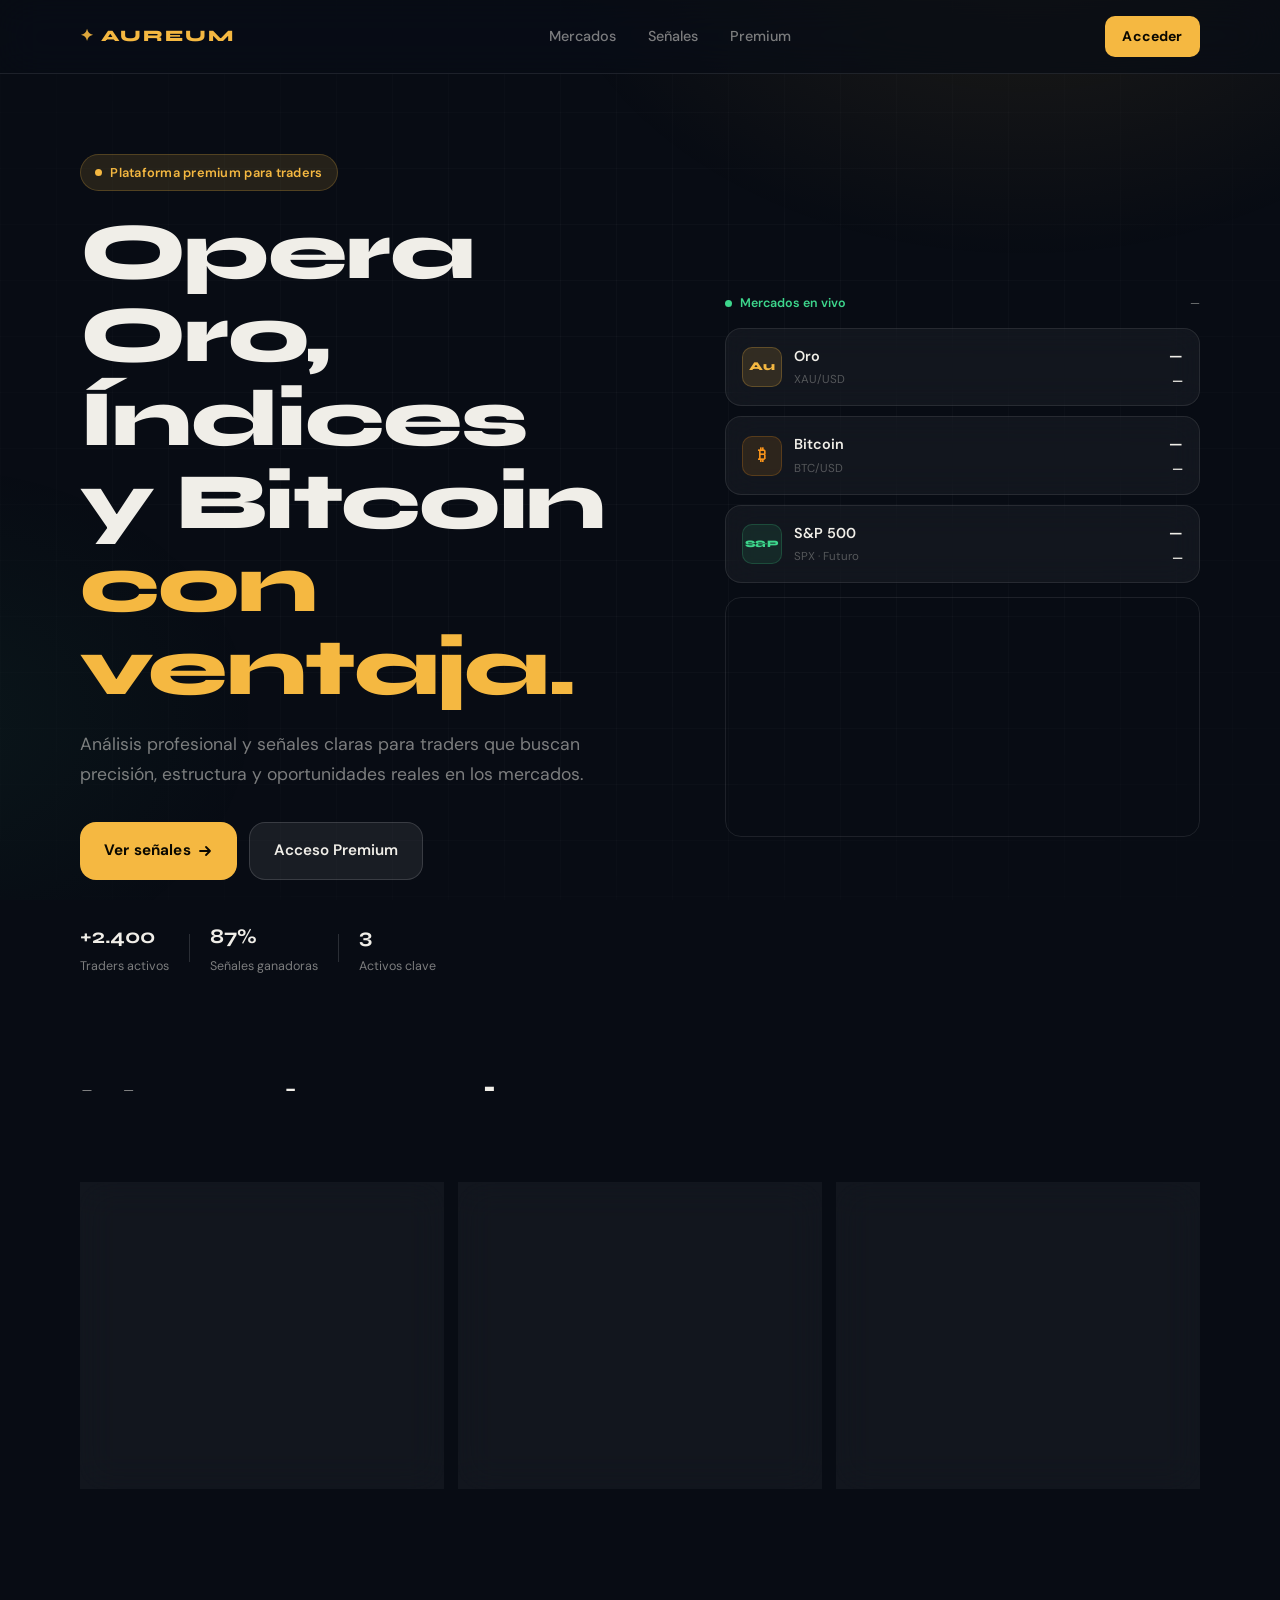
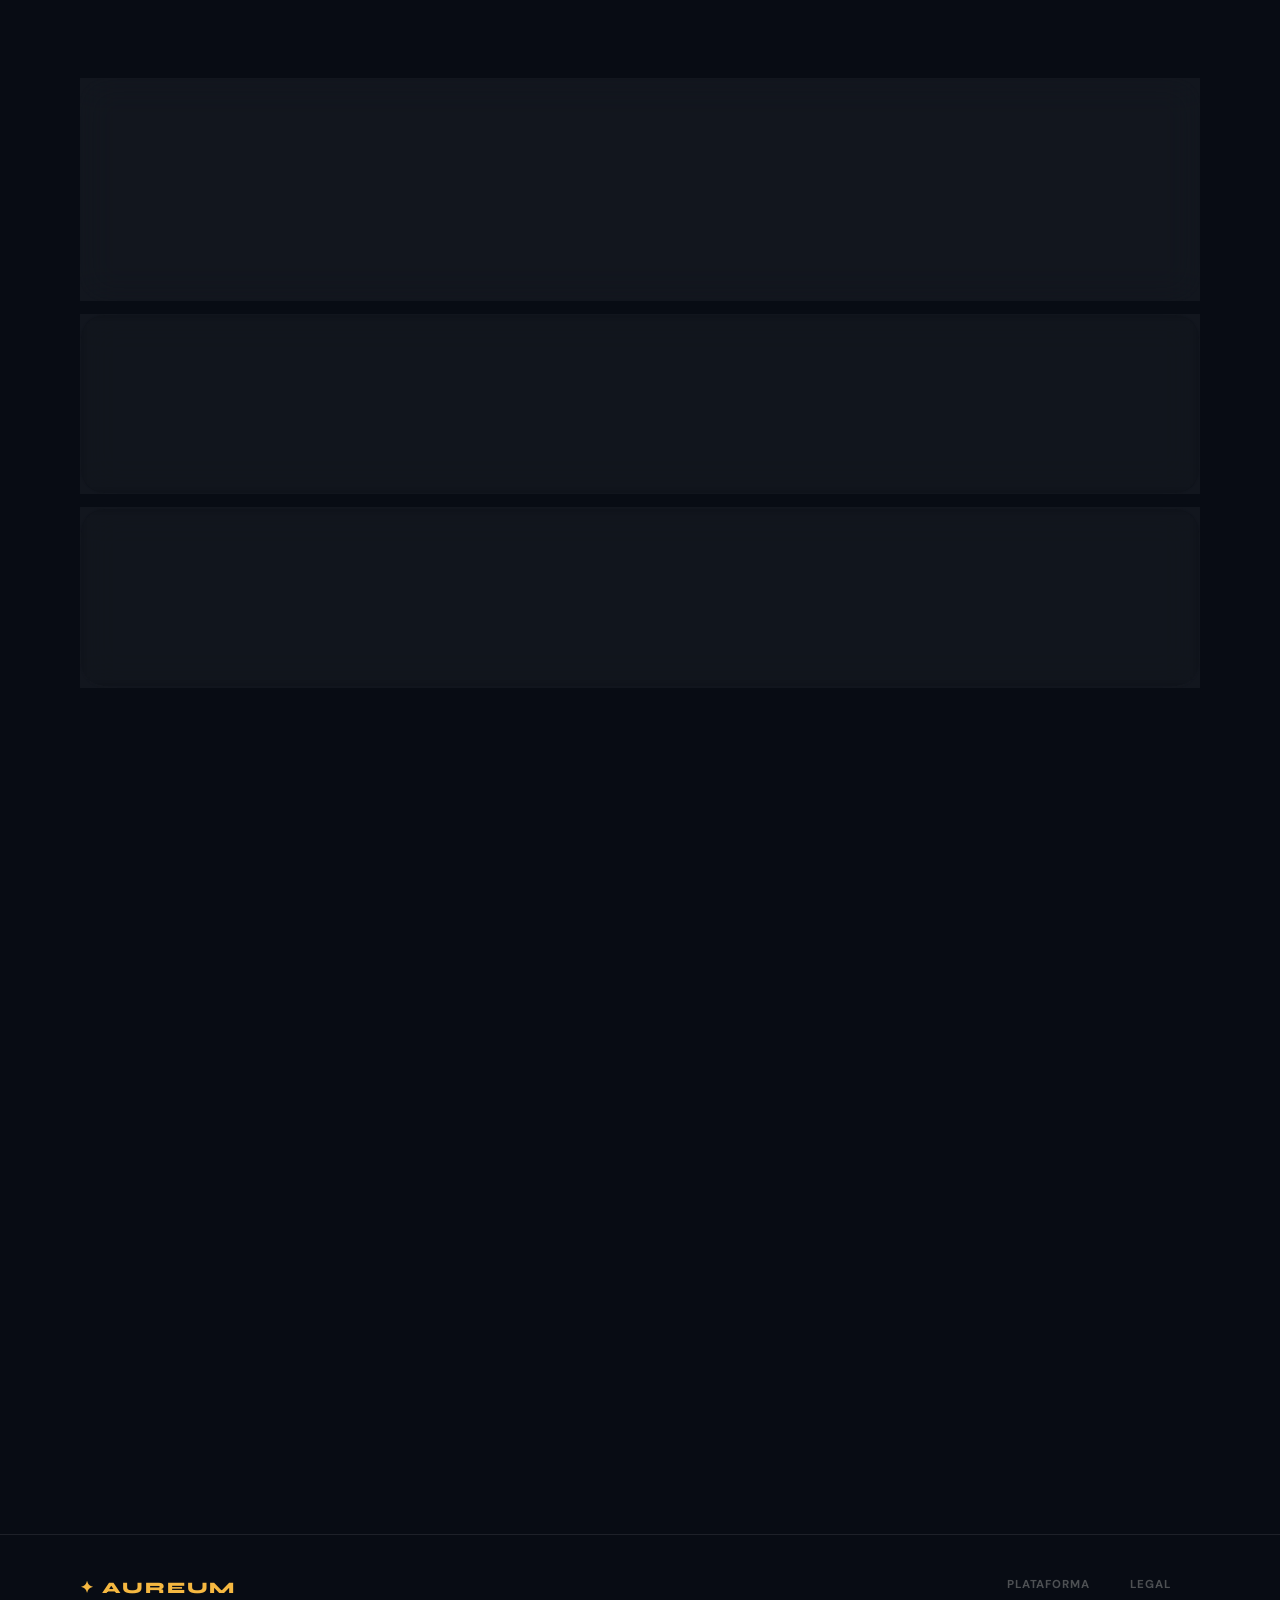
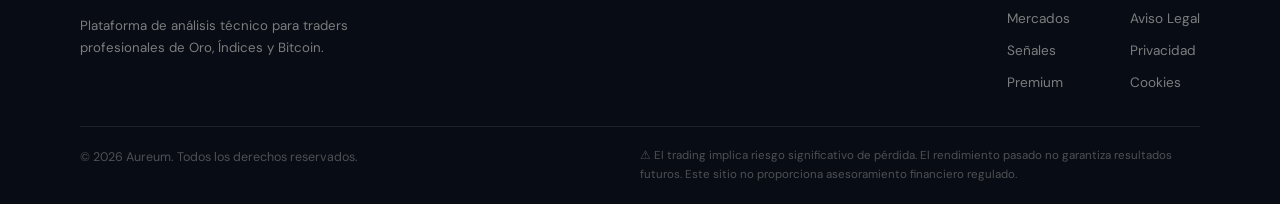
<file: index.html>
<!DOCTYPE html>
<html lang="es">
<head>
  <meta charset="UTF-8" />
  <meta name="viewport" content="width=device-width, initial-scale=1.0" />
  <meta name="description" content="Aureum — Análisis profesional y señales claras para traders de Oro, Índices y Bitcoin. Plataforma premium con datos en tiempo real." />
  <meta property="og:title" content="Aureum | Oro, Índices & Bitcoin" />
  <meta property="og:description" content="Opera con ventaja. Señales profesionales para traders de Oro, SP500 y BTC." />
  <meta property="og:type" content="website" />
  <meta name="twitter:card" content="summary_large_image" />
  <title>Aureum | Oro, Índices & Bitcoin</title>

  <!-- Favicon inline SVG -->
  <link rel="icon" href="data:image/svg+xml,<svg xmlns='http://www.w3.org/2000/svg' viewBox='0 0 32 32'><text y='26' font-size='28'>✦</text></svg>" />

  <!-- Fonts -->
  <link rel="preconnect" href="https://fonts.googleapis.com" />
  <link rel="preconnect" href="https://fonts.gstatic.com" crossorigin />
  <link href="https://fonts.googleapis.com/css2?family=Syne:wght@400;600;700;800&family=DM+Sans:wght@400;500&display=swap" rel="stylesheet" />

  <link rel="stylesheet" href="css/style.css" />
</head>
<body>

  <!-- ░░ BACKGROUND ░░ -->
  <div class="bg-mesh" aria-hidden="true"></div>
  <div class="bg-grid" aria-hidden="true"></div>

  <!-- ░░ NAVBAR ░░ -->
  <header class="header" role="banner">
    <nav class="navbar container" aria-label="Navegación principal">

      <a href="/" class="logo" aria-label="Aureum inicio">
        <span class="logo-star">✦</span> AUREUM
      </a>

      <ul class="nav-links" role="list">
        <li><a href="#mercados">Mercados</a></li>
        <li><a href="#senales">Señales</a></li>
        <li><a href="#premium">Premium</a></li>
      </ul>

      <a href="#premium" class="nav-btn">Acceder</a>

      <button class="menu-toggle" id="menu-toggle" aria-label="Abrir menú" aria-expanded="false" aria-controls="mobile-menu">
        <span></span>
        <span></span>
        <span></span>
      </button>

    </nav>
  </header>

  <!-- ░░ MOBILE MENU ░░ -->
  <div class="mobile-menu" id="mobile-menu" role="dialog" aria-label="Menú móvil" aria-hidden="true">
    <a href="#mercados" class="mobile-link">Mercados</a>
    <a href="#senales" class="mobile-link">Señales</a>
    <a href="#premium" class="mobile-link">Premium</a>
    <a href="#premium" class="mobile-cta">Acceder →</a>
  </div>

  <!-- ░░ HERO ░░ -->
  <main>
  <section class="hero container" aria-labelledby="hero-heading">

    <div class="hero-content">

      <span class="hero-badge" role="note">
        <span class="badge-dot" aria-hidden="true"></span>
        Plataforma premium para traders
      </span>

      <h1 id="hero-heading">
        Opera Oro, Índices<br />y Bitcoin
        <span class="hero-accent">con ventaja.</span>
      </h1>

      <p class="hero-desc">
        Análisis profesional y señales claras para traders que buscan
        precisión, estructura y oportunidades reales en los mercados.
      </p>

      <div class="hero-buttons">
        <a href="#senales" class="btn-primary">
          Ver señales
          <svg width="16" height="16" viewBox="0 0 16 16" fill="none" aria-hidden="true"><path d="M3 8h10M9 4l4 4-4 4" stroke="currentColor" stroke-width="1.8" stroke-linecap="round" stroke-linejoin="round"/></svg>
        </a>
        <a href="#premium" class="btn-secondary">Acceso Premium</a>
      </div>

      <!-- STATS STRIP -->
      <div class="hero-stats" aria-label="Estadísticas">
        <div class="stat">
          <span class="stat-num">+2.400</span>
          <span class="stat-label">Traders activos</span>
        </div>
        <div class="stat-divider" aria-hidden="true"></div>
        <div class="stat">
          <span class="stat-num">87%</span>
          <span class="stat-label">Señales ganadoras</span>
        </div>
        <div class="stat-divider" aria-hidden="true"></div>
        <div class="stat">
          <span class="stat-num">3</span>
          <span class="stat-label">Activos clave</span>
        </div>
      </div>

    </div>

    <!-- HERO DASHBOARD -->
    <div class="hero-dashboard" aria-label="Precios en vivo">

      <div class="dashboard-header">
        <span class="live-dot" aria-hidden="true"></span>
        <span class="live-label">Mercados en vivo</span>
        <span class="update-time" id="update-time">—</span>
      </div>

      <div class="ticker-card" id="card-gold">
        <div class="ticker-left">
          <span class="ticker-icon gold-icon" aria-hidden="true">Au</span>
          <div>
            <p class="ticker-name">Oro</p>
            <p class="ticker-pair">XAU/USD</p>
          </div>
        </div>
        <div class="ticker-right">
          <p class="ticker-price" id="price-gold">—</p>
          <p class="ticker-change" id="change-gold">—</p>
        </div>
      </div>

      <div class="ticker-card" id="card-btc">
        <div class="ticker-left">
          <span class="ticker-icon btc-icon" aria-hidden="true">₿</span>
          <div>
            <p class="ticker-name">Bitcoin</p>
            <p class="ticker-pair">BTC/USD</p>
          </div>
        </div>
        <div class="ticker-right">
          <p class="ticker-price" id="price-btc">—</p>
          <p class="ticker-change" id="change-btc">—</p>
        </div>
      </div>

      <div class="ticker-card" id="card-sp">
        <div class="ticker-left">
          <span class="ticker-icon sp-icon" aria-hidden="true">S&P</span>
          <div>
            <p class="ticker-name">S&P 500</p>
            <p class="ticker-pair">SPX · Futuro</p>
          </div>
        </div>
        <div class="ticker-right">
          <p class="ticker-price" id="price-sp">—</p>
          <p class="ticker-change" id="change-sp">—</p>
        </div>
      </div>

      <div class="chart-embed">
        <iframe
          src="https://s.tradingview.com/widgetembed/?frametools=0&symbol=OANDA%3AXAUUSD&interval=60&hidesidetoolbar=1&hidetoptoolbar=1&symboledit=0&saveimage=0&toolbarbg=000000&studies=[]&theme=dark&style=1&timezone=Europe%2FMadrid&locale=es&utm_source=aureum&utm_medium=widget"
          title="Gráfico XAU/USD en tiempo real"
          loading="lazy"
          allowtransparency="true"
          scrolling="no"
          aria-label="Gráfico de precio del Oro"
        ></iframe>
      </div>

    </div>

  </section>

  <!-- ░░ MARKET SECTION ░░ -->
  <section class="market-section container" id="mercados" aria-labelledby="market-heading">

    <div class="section-header">
      <div>
        <h2 id="market-heading">Mercados en vivo</h2>
        <p>Monitoreo rápido de activos clave con sesgo direccional.</p>
      </div>
    </div>

    <div class="market-grid">

      <article class="market-card market-gold" aria-label="Oro">
        <div class="market-card-top">
          <div class="market-asset">
            <span class="asset-icon gold-icon" aria-hidden="true">Au</span>
            <div>
              <h3>Oro</h3>
              <p class="asset-pair">XAU/USD</p>
            </div>
          </div>
          <span class="market-badge badge-lateral">Lateral</span>
        </div>
        <div class="mcard-price-row">
          <span class="mcard-price" id="mcard-price-gold">—</span>
          <span class="mcard-change" id="mcard-change-gold">—</span>
        </div>
        <p class="market-desc">Tendencia lateral con presión alcista sobre zona 2.320. Vigilar reacción en resistencia 2.380.</p>
        <div class="market-levels">
          <div class="level">
            <span class="level-label">Soporte</span>
            <span class="level-val">2.310</span>
          </div>
          <div class="level">
            <span class="level-label">Resistencia</span>
            <span class="level-val">2.380</span>
          </div>
        </div>
      </article>

      <article class="market-card market-sp" aria-label="SP500">
        <div class="market-card-top">
          <div class="market-asset">
            <span class="asset-icon sp-icon" aria-hidden="true">S&P</span>
            <div>
              <h3>S&P 500</h3>
              <p class="asset-pair">SPX · CFD</p>
            </div>
          </div>
          <span class="market-badge badge-bull">Alcista</span>
        </div>
        <div class="mcard-price-row">
          <span class="mcard-price" id="mcard-price-sp">—</span>
          <span class="mcard-change" id="mcard-change-sp">—</span>
        </div>
        <p class="market-desc">Continuación bullish intradía. Momentum positivo tras rotura de máximos de sesión europea.</p>
        <div class="market-levels">
          <div class="level">
            <span class="level-label">Soporte</span>
            <span class="level-val">5.260</span>
          </div>
          <div class="level">
            <span class="level-label">Resistencia</span>
            <span class="level-val">5.340</span>
          </div>
        </div>
      </article>

      <article class="market-card market-btc" aria-label="Bitcoin">
        <div class="market-card-top">
          <div class="market-asset">
            <span class="asset-icon btc-icon" aria-hidden="true">₿</span>
            <div>
              <h3>Bitcoin</h3>
              <p class="asset-pair">BTC/USD</p>
            </div>
          </div>
          <span class="market-badge badge-bull">Breakout</span>
        </div>
        <div class="mcard-price-row">
          <span class="mcard-price" id="mcard-price-btc">—</span>
          <span class="mcard-change" id="mcard-change-btc">—</span>
        </div>
        <p class="market-desc">Volatilidad alta y breakout sobre 68.000. Confirmación con volumen. Objetivo siguiente zona 72.000.</p>
        <div class="market-levels">
          <div class="level">
            <span class="level-label">Soporte</span>
            <span class="level-val">65.400</span>
          </div>
          <div class="level">
            <span class="level-label">Resistencia</span>
            <span class="level-val">72.000</span>
          </div>
        </div>
      </article>

    </div>

  </section>

  <!-- ░░ SEÑALES SECTION ░░ -->
  <section class="signals-section container" id="senales" aria-labelledby="signals-heading">

    <div class="section-header">
      <div>
        <h2 id="signals-heading">Señales recientes</h2>
        <p>Última semana · Actualizadas por nuestros analistas.</p>
      </div>
      <a href="#premium" class="btn-ghost">Ver todas →</a>
    </div>

    <div class="signals-list" role="list">

      <article class="signal-card" role="listitem" aria-label="Señal Oro largo">
        <div class="signal-header">
          <div class="signal-asset">
            <span class="asset-icon gold-icon sm" aria-hidden="true">Au</span>
            <div>
              <p class="signal-name">Oro · XAU/USD</p>
              <p class="signal-time">Hoy · 09:45 CET</p>
            </div>
          </div>
          <span class="signal-dir long">LONG</span>
        </div>
        <div class="signal-levels">
          <div class="slevel">
            <span>Entrada</span>
            <strong>2.318 – 2.324</strong>
          </div>
          <div class="slevel">
            <span>Stop</span>
            <strong class="stop">2.299</strong>
          </div>
          <div class="slevel">
            <span>Target</span>
            <strong class="target">2.368</strong>
          </div>
        </div>
        <div class="signal-footer">
          <span class="signal-rr">RR 1:2.6</span>
          <span class="signal-status active">Activa</span>
        </div>
      </article>

      <article class="signal-card blur-card" role="listitem" aria-label="Señal premium">
        <div class="blur-overlay">
          <svg width="20" height="20" viewBox="0 0 24 24" fill="none" aria-hidden="true"><path d="M12 2a4 4 0 0 1 4 4v2H8V6a4 4 0 0 1 4-4zm6 6H6a1 1 0 0 0-1 1v9a1 1 0 0 0 1 1h12a1 1 0 0 0 1-1V9a1 1 0 0 0-1-1zm-6 4a1 1 0 1 1 0 2 1 1 0 0 1 0-2z" fill="currentColor"/></svg>
          <span>Contenido Premium</span>
          <a href="#premium" class="blur-cta">Desbloquear →</a>
        </div>
        <div class="signal-header" aria-hidden="true">
          <div class="signal-asset">
            <span class="asset-icon btc-icon sm">₿</span>
            <div>
              <p class="signal-name">Bitcoin · BTC/USD</p>
              <p class="signal-time">Ayer · 15:20 CET</p>
            </div>
          </div>
          <span class="signal-dir long">LONG</span>
        </div>
        <div class="signal-levels" aria-hidden="true">
          <div class="slevel"><span>Entrada</span><strong>██.███</strong></div>
          <div class="slevel"><span>Stop</span><strong class="stop">██.███</strong></div>
          <div class="slevel"><span>Target</span><strong class="target">██.███</strong></div>
        </div>
      </article>

      <article class="signal-card blur-card" role="listitem" aria-label="Señal premium">
        <div class="blur-overlay">
          <svg width="20" height="20" viewBox="0 0 24 24" fill="none" aria-hidden="true"><path d="M12 2a4 4 0 0 1 4 4v2H8V6a4 4 0 0 1 4-4zm6 6H6a1 1 0 0 0-1 1v9a1 1 0 0 0 1 1h12a1 1 0 0 0 1-1V9a1 1 0 0 0-1-1zm-6 4a1 1 0 1 1 0 2 1 1 0 0 1 0-2z" fill="currentColor"/></svg>
          <span>Contenido Premium</span>
          <a href="#premium" class="blur-cta">Desbloquear →</a>
        </div>
        <div class="signal-header" aria-hidden="true">
          <div class="signal-asset">
            <span class="asset-icon sp-icon sm">S&P</span>
            <div>
              <p class="signal-name">S&P 500 · SPX</p>
              <p class="signal-time">Hace 2 días</p>
            </div>
          </div>
          <span class="signal-dir short">SHORT</span>
        </div>
        <div class="signal-levels" aria-hidden="true">
          <div class="slevel"><span>Entrada</span><strong>█.███</strong></div>
          <div class="slevel"><span>Stop</span><strong class="stop">█.███</strong></div>
          <div class="slevel"><span>Target</span><strong class="target">█.███</strong></div>
        </div>
      </article>

    </div>

  </section>

  <!-- ░░ PREMIUM SECTION ░░ -->
  <section class="premium-section container" id="premium" aria-labelledby="premium-heading">

    <div class="premium-inner">
      <span class="hero-badge">
        <span class="badge-dot" aria-hidden="true"></span>
        Acceso completo
      </span>
      <h2 id="premium-heading">Todo lo que necesita un trader serio.</h2>
      <p>Señales diarias, análisis profundo, niveles clave y acceso a nuestra comunidad.</p>

      <ul class="premium-features" role="list">
        <li><span class="feat-check" aria-hidden="true">✓</span> Señales ilimitadas en Oro, SP500 y BTC</li>
        <li><span class="feat-check" aria-hidden="true">✓</span> Análisis técnico diario con niveles clave</li>
        <li><span class="feat-check" aria-hidden="true">✓</span> Calendario económico con impacto en tus activos</li>
        <li><span class="feat-check" aria-hidden="true">✓</span> Alertas instantáneas por Telegram</li>
        <li><span class="feat-check" aria-hidden="true">✓</span> Acceso a la comunidad privada de traders</li>
      </ul>

      <div class="premium-cta-group">
        <a href="#" class="btn-primary btn-large">Empezar ahora →</a>
        <p class="premium-note">Sin compromiso · Cancela cuando quieras</p>
      </div>
    </div>

  </section>
  </main>

  <!-- ░░ FOOTER ░░ -->
  <footer class="footer" role="contentinfo">
    <div class="footer-inner container">

      <div class="footer-brand">
        <span class="logo">✦ AUREUM</span>
        <p>Plataforma de análisis técnico para traders profesionales de Oro, Índices y Bitcoin.</p>
      </div>

      <div class="footer-links">
        <div class="footer-col">
          <p class="footer-col-title">Plataforma</p>
          <a href="#mercados">Mercados</a>
          <a href="#senales">Señales</a>
          <a href="#premium">Premium</a>
        </div>
        <div class="footer-col">
          <p class="footer-col-title">Legal</p>
          <a href="#">Aviso Legal</a>
          <a href="#">Privacidad</a>
          <a href="#">Cookies</a>
        </div>
      </div>

    </div>

    <div class="footer-bottom container">
      <p>© 2026 Aureum. Todos los derechos reservados.</p>
      <p class="risk-warning">⚠ El trading implica riesgo significativo de pérdida. El rendimiento pasado no garantiza resultados futuros. Este sitio no proporciona asesoramiento financiero regulado.</p>
    </div>
  </footer>

  <script src="js/main.js" defer></script>

</body>
</html>
</file>
<file: css/style.css>
/* ============================================================
   AUREUM · style.css
   Mobile-first · Single file · No broken imports
   ============================================================ */

/* ── TOKENS ─────────────────────────────────────────────── */
:root {
  --gold:        #F5B841;
  --gold-dim:    rgba(245,184,65,0.12);
  --gold-border: rgba(245,184,65,0.22);
  --green:       #3DD68C;
  --red:         #FF5C6A;
  --bg:          #080C14;
  --surface:     rgba(255,255,255,0.042);
  --surface-2:   rgba(255,255,255,0.07);
  --border:      rgba(255,255,255,0.09);
  --border-2:    rgba(255,255,255,0.14);
  --text:        #F0EEE8;
  --muted:       rgba(240,238,232,0.5);
  --muted-2:     rgba(240,238,232,0.3);
  --radius-sm:   10px;
  --radius-md:   16px;
  --radius-lg:   24px;
  --radius-xl:   32px;
  --font-head:   'Syne', sans-serif;
  --font-body:   'DM Sans', sans-serif;
  --ease:        cubic-bezier(.25,.46,.45,.94);
}

/* ── RESET ───────────────────────────────────────────────── */
*, *::before, *::after { margin: 0; padding: 0; box-sizing: border-box; }

html { scroll-behavior: smooth; -webkit-tap-highlight-color: transparent; }

body {
  font-family: var(--font-body);
  background: var(--bg);
  color: var(--text);
  line-height: 1.65;
  overflow-x: hidden;
  min-height: 100dvh;
}

img, iframe { display: block; max-width: 100%; }

a { color: inherit; text-decoration: none; }

ul, ol { list-style: none; }

button { cursor: pointer; font-family: inherit; }

/* ── LAYOUT ──────────────────────────────────────────────── */
.container {
  width: min(1120px, 92%);
  margin-inline: auto;
}

/* ── BACKGROUND ──────────────────────────────────────────── */
.bg-mesh {
  position: fixed;
  inset: 0;
  background:
    radial-gradient(ellipse 700px 500px at 80% -10%, rgba(245,184,65,0.10) 0%, transparent 70%),
    radial-gradient(ellipse 500px 400px at -5%  80%, rgba(61,214,140,0.05) 0%, transparent 65%);
  pointer-events: none;
  z-index: 0;
}

.bg-grid {
  position: fixed;
  inset: 0;
  background-image:
    linear-gradient(rgba(255,255,255,0.025) 1px, transparent 1px),
    linear-gradient(90deg, rgba(255,255,255,0.025) 1px, transparent 1px);
  background-size: 56px 56px;
  mask-image: radial-gradient(ellipse 80% 80% at 50% 50%, black 30%, transparent 100%);
  pointer-events: none;
  z-index: 0;
}

/* ── NAVBAR ──────────────────────────────────────────────── */
.header {
  position: sticky;
  top: 0;
  z-index: 900;
  backdrop-filter: blur(20px) saturate(180%);
  -webkit-backdrop-filter: blur(20px) saturate(180%);
  background: rgba(8,12,20,0.75);
  border-bottom: 1px solid var(--border);
}

.navbar {
  display: flex;
  align-items: center;
  justify-content: space-between;
  gap: 1rem;
  padding: 0.875rem 0;
}

.logo {
  font-family: var(--font-head);
  font-size: 1rem;
  font-weight: 800;
  letter-spacing: 0.12em;
  color: var(--gold);
  display: flex;
  align-items: center;
  gap: 0.35rem;
  flex-shrink: 0;
}

.logo-star { opacity: 0.9; }

.nav-links {
  display: none;
  align-items: center;
  gap: 2rem;
}

.nav-links a {
  font-size: 0.9rem;
  color: var(--muted);
  font-weight: 500;
  transition: color 0.2s var(--ease);
  position: relative;
}

.nav-links a::after {
  content: '';
  position: absolute;
  bottom: -3px;
  left: 0;
  width: 0;
  height: 1px;
  background: var(--gold);
  transition: width 0.25s var(--ease);
}

.nav-links a:hover { color: var(--text); }
.nav-links a:hover::after { width: 100%; }

.nav-btn {
  display: none;
  background: var(--gold);
  color: #0A0800;
  font-weight: 700;
  font-size: 0.875rem;
  padding: 0.55rem 1.1rem;
  border-radius: var(--radius-sm);
  transition: opacity 0.2s var(--ease), transform 0.2s var(--ease);
  flex-shrink: 0;
  letter-spacing: 0.01em;
}

.nav-btn:hover { opacity: 0.88; transform: translateY(-1px); }

/* HAMBURGER */
.menu-toggle {
  display: flex;
  flex-direction: column;
  justify-content: center;
  gap: 5px;
  width: 36px;
  height: 36px;
  background: var(--surface-2);
  border: 1px solid var(--border);
  border-radius: var(--radius-sm);
  padding: 0 9px;
  transition: background 0.2s;
}

.menu-toggle:hover { background: var(--surface); }

.menu-toggle span {
  display: block;
  height: 1.5px;
  background: var(--text);
  border-radius: 2px;
  transform-origin: center;
  transition: transform 0.3s var(--ease), opacity 0.3s;
}

.menu-toggle.open span:nth-child(1) { transform: translateY(6.5px) rotate(45deg); }
.menu-toggle.open span:nth-child(2) { opacity: 0; transform: scaleX(0); }
.menu-toggle.open span:nth-child(3) { transform: translateY(-6.5px) rotate(-45deg); }

/* ── MOBILE MENU ─────────────────────────────────────────── */
.mobile-menu {
  display: flex;
  flex-direction: column;
  gap: 0.25rem;
  padding: 1rem;
  background: rgba(8,12,20,0.97);
  backdrop-filter: blur(24px);
  border-bottom: 1px solid var(--border);
  position: sticky;
  top: 57px;
  z-index: 800;

  /* closed state */
  transform: translateY(-12px);
  opacity: 0;
  pointer-events: none;
  visibility: hidden;
  transition:
    transform 0.28s var(--ease),
    opacity   0.28s var(--ease),
    visibility 0s   linear 0.28s;
}

.mobile-menu.active {
  transform: translateY(0);
  opacity: 1;
  pointer-events: auto;
  visibility: visible;
  transition:
    transform 0.28s var(--ease),
    opacity   0.28s var(--ease),
    visibility 0s   linear 0s;
}

.mobile-link {
  padding: 0.75rem 1rem;
  border-radius: var(--radius-sm);
  font-weight: 500;
  font-size: 1rem;
  color: var(--muted);
  transition: background 0.2s, color 0.2s;
}

.mobile-link:hover { background: var(--surface-2); color: var(--text); }

.mobile-cta {
  margin-top: 0.5rem;
  background: var(--gold);
  color: #0A0800;
  font-weight: 700;
  font-size: 1rem;
  text-align: center;
  padding: 0.85rem 1rem;
  border-radius: var(--radius-md);
}

/* ── HERO ────────────────────────────────────────────────── */
.hero {
  position: relative;
  z-index: 1;
  padding: 3.5rem 0 2.5rem;
  display: flex;
  flex-direction: column;
  gap: 2.5rem;
}

.hero-badge {
  display: inline-flex;
  align-items: center;
  gap: 0.5rem;
  background: var(--gold-dim);
  border: 1px solid var(--gold-border);
  color: var(--gold);
  padding: 0.45rem 0.9rem;
  border-radius: 999px;
  font-size: 0.8rem;
  font-weight: 600;
  letter-spacing: 0.02em;
  margin-bottom: 1.25rem;
}

.badge-dot {
  width: 7px;
  height: 7px;
  background: var(--gold);
  border-radius: 50%;
  animation: pulse-dot 2.4s ease-in-out infinite;
  flex-shrink: 0;
}

@keyframes pulse-dot {
  0%, 100% { opacity: 1; transform: scale(1); }
  50%       { opacity: 0.5; transform: scale(0.75); }
}

.hero-content h1 {
  font-family: var(--font-head);
  font-size: clamp(2.4rem, 9vw, 5rem);
  font-weight: 800;
  line-height: 1.04;
  letter-spacing: -0.02em;
  margin-bottom: 1.25rem;
}

.hero-accent { color: var(--gold); display: block; }

.hero-desc {
  color: var(--muted);
  font-size: clamp(0.95rem, 2.2vw, 1.1rem);
  max-width: 48ch;
  margin-bottom: 2rem;
  line-height: 1.7;
}

/* BUTTONS */
.hero-buttons {
  display: flex;
  flex-direction: column;
  gap: 0.75rem;
  margin-bottom: 2.5rem;
}

.btn-primary {
  display: inline-flex;
  align-items: center;
  justify-content: center;
  gap: 0.4rem;
  background: var(--gold);
  color: #0A0800;
  font-weight: 700;
  font-size: 0.95rem;
  padding: 0.95rem 1.5rem;
  border-radius: var(--radius-md);
  transition: opacity 0.2s var(--ease), transform 0.2s var(--ease), box-shadow 0.2s;
  letter-spacing: 0.01em;
}

.btn-primary:hover {
  opacity: 0.9;
  transform: translateY(-2px);
  box-shadow: 0 12px 32px rgba(245,184,65,0.28);
}

.btn-primary:active { transform: translateY(0); }

.btn-large { padding: 1.1rem 2rem; font-size: 1rem; }

.btn-secondary {
  display: inline-flex;
  align-items: center;
  justify-content: center;
  background: var(--surface-2);
  border: 1px solid var(--border-2);
  color: var(--text);
  font-weight: 600;
  font-size: 0.95rem;
  padding: 0.95rem 1.5rem;
  border-radius: var(--radius-md);
  transition: background 0.2s var(--ease), border-color 0.2s;
}

.btn-secondary:hover { background: var(--surface); border-color: rgba(255,255,255,0.22); }

.btn-ghost {
  font-size: 0.88rem;
  font-weight: 600;
  color: var(--muted);
  padding: 0.5rem 0;
  border-bottom: 1px solid var(--border);
  transition: color 0.2s, border-color 0.2s;
}

.btn-ghost:hover { color: var(--text); border-color: var(--border-2); }

/* STATS STRIP */
.hero-stats {
  display: flex;
  align-items: center;
  gap: 1.25rem;
  flex-wrap: wrap;
}

.stat { display: flex; flex-direction: column; gap: 0.15rem; }

.stat-num {
  font-family: var(--font-head);
  font-size: 1.3rem;
  font-weight: 700;
  color: var(--text);
  letter-spacing: -0.01em;
}

.stat-label { font-size: 0.78rem; color: var(--muted); }

.stat-divider {
  width: 1px;
  height: 28px;
  background: var(--border-2);
  flex-shrink: 0;
}

/* ── HERO DASHBOARD ──────────────────────────────────────── */
.hero-dashboard {
  display: flex;
  flex-direction: column;
  gap: 0.625rem;
}

.dashboard-header {
  display: flex;
  align-items: center;
  gap: 0.5rem;
  margin-bottom: 0.25rem;
  font-size: 0.78rem;
  color: var(--muted);
}

.live-dot {
  width: 7px;
  height: 7px;
  background: var(--green);
  border-radius: 50%;
  animation: pulse-dot 2s ease-in-out infinite;
}

.live-label { font-weight: 600; color: var(--green); font-size: 0.78rem; }

.update-time { margin-left: auto; font-size: 0.72rem; }

/* TICKER CARDS */
.ticker-card {
  background: var(--surface);
  border: 1px solid var(--border);
  border-radius: var(--radius-md);
  padding: 0.875rem 1rem;
  display: flex;
  justify-content: space-between;
  align-items: center;
  gap: 1rem;
  backdrop-filter: blur(16px);
  transition: border-color 0.2s, background 0.2s;
}

.ticker-card:hover { border-color: var(--border-2); background: var(--surface-2); }

.ticker-left {
  display: flex;
  align-items: center;
  gap: 0.75rem;
}

.ticker-name {
  font-weight: 600;
  font-size: 0.9rem;
  margin-bottom: 0.1rem;
}

.ticker-pair { font-size: 0.72rem; color: var(--muted-2); }

.ticker-right { text-align: right; flex-shrink: 0; }

.ticker-price {
  font-family: var(--font-head);
  font-size: 1rem;
  font-weight: 700;
  letter-spacing: -0.01em;
  margin-bottom: 0.1rem;
}

.ticker-change {
  font-size: 0.78rem;
  font-weight: 600;
}

.up   { color: var(--green); }
.down { color: var(--red); }

/* ASSET ICONS */
.asset-icon,
.ticker-icon {
  display: flex;
  align-items: center;
  justify-content: center;
  font-family: var(--font-head);
  font-weight: 800;
  border-radius: 10px;
  flex-shrink: 0;
  letter-spacing: -0.02em;
}

/* sizes */
.ticker-icon { width: 40px; height: 40px; font-size: 0.75rem; }
.asset-icon  { width: 44px; height: 44px; font-size: 0.8rem; }
.asset-icon.sm, .ticker-icon.sm { width: 36px; height: 36px; font-size: 0.7rem; }

.gold-icon {
  background: rgba(245,184,65,0.14);
  border: 1px solid rgba(245,184,65,0.24);
  color: var(--gold);
}

.btc-icon {
  background: rgba(247,147,26,0.12);
  border: 1px solid rgba(247,147,26,0.22);
  color: #F7931A;
  font-size: 1rem;
}

.sp-icon {
  background: rgba(61,214,140,0.1);
  border: 1px solid rgba(61,214,140,0.2);
  color: var(--green);
  font-size: 0.62rem;
}

/* CHART EMBED */
.chart-embed {
  border-radius: var(--radius-md);
  overflow: hidden;
  border: 1px solid var(--border);
  height: 200px;
  margin-top: 0.25rem;
}

.chart-embed iframe {
  width: 100%;
  height: 100%;
  border: 0;
}

/* ── SECTION HEADERS ─────────────────────────────────────── */
.section-header {
  display: flex;
  justify-content: space-between;
  align-items: flex-end;
  gap: 1rem;
  margin-bottom: 1.5rem;
}

.section-header h2 {
  font-family: var(--font-head);
  font-size: clamp(1.6rem, 5vw, 2.2rem);
  font-weight: 800;
  letter-spacing: -0.02em;
  margin-bottom: 0.3rem;
}

.section-header p { font-size: 0.88rem; color: var(--muted); }

/* ── MARKET SECTION ──────────────────────────────────────── */
.market-section {
  position: relative;
  z-index: 1;
  padding: 2.5rem 0;
}

.market-grid {
  display: grid;
  gap: 0.875rem;
}

.market-card {
  background: var(--surface);
  border: 1px solid var(--border);
  border-radius: var(--radius-lg);
  padding: 1.25rem;
  backdrop-filter: blur(18px);
  transition: border-color 0.25s var(--ease), transform 0.25s var(--ease);
}

.market-card:hover {
  border-color: var(--border-2);
  transform: translateY(-2px);
}

.market-card-top {
  display: flex;
  justify-content: space-between;
  align-items: center;
  margin-bottom: 0.875rem;
}

.market-asset {
  display: flex;
  align-items: center;
  gap: 0.75rem;
}

.market-asset h3 {
  font-family: var(--font-head);
  font-size: 1rem;
  font-weight: 700;
  margin-bottom: 0.1rem;
}

.asset-pair { font-size: 0.72rem; color: var(--muted-2); }

/* Precio en vivo dentro de tarjeta de mercado */
.mcard-price-row {
  display: flex;
  align-items: baseline;
  gap: 0.6rem;
  margin-bottom: 0.75rem;
  padding-bottom: 0.75rem;
  border-bottom: 1px solid var(--border);
}

.mcard-price {
  font-family: var(--font-head);
  font-size: 1.3rem;
  font-weight: 700;
  letter-spacing: -0.01em;
}

.mcard-change {
  font-size: 0.8rem;
  font-weight: 600;
}

.mcard-change.up   { color: var(--green); }
.mcard-change.down { color: var(--red); }

.market-desc {
  font-size: 0.85rem;
  color: var(--muted);
  line-height: 1.6;
  margin-bottom: 1rem;
}

.market-levels {
  display: flex;
  gap: 1rem;
  padding-top: 0.875rem;
  border-top: 1px solid var(--border);
}

.level { display: flex; flex-direction: column; gap: 0.2rem; flex: 1; }

.level-label { font-size: 0.72rem; color: var(--muted-2); text-transform: uppercase; letter-spacing: 0.05em; }

.level-val { font-family: var(--font-head); font-size: 0.95rem; font-weight: 700; }

/* BADGES */
.market-badge {
  font-size: 0.72rem;
  font-weight: 700;
  padding: 0.3rem 0.7rem;
  border-radius: 999px;
  letter-spacing: 0.04em;
  text-transform: uppercase;
  flex-shrink: 0;
}

.badge-bull    { background: rgba(61,214,140,0.12); color: var(--green); border: 1px solid rgba(61,214,140,0.22); }
.badge-bear    { background: rgba(255,92,106,0.12); color: var(--red);   border: 1px solid rgba(255,92,106,0.22); }
.badge-lateral { background: rgba(245,184,65,0.12); color: var(--gold);  border: 1px solid rgba(245,184,65,0.22); }

/* ── SIGNALS SECTION ─────────────────────────────────────── */
.signals-section {
  position: relative;
  z-index: 1;
  padding: 2.5rem 0;
}

.signals-list {
  display: flex;
  flex-direction: column;
  gap: 0.875rem;
}

.signal-card {
  background: var(--surface);
  border: 1px solid var(--border);
  border-radius: var(--radius-lg);
  padding: 1.25rem;
  backdrop-filter: blur(18px);
  transition: border-color 0.25s var(--ease);
}

.signal-card:hover { border-color: var(--border-2); }

.signal-header {
  display: flex;
  justify-content: space-between;
  align-items: center;
  margin-bottom: 1rem;
}

.signal-asset {
  display: flex;
  align-items: center;
  gap: 0.75rem;
}

.signal-name {
  font-weight: 600;
  font-size: 0.9rem;
  margin-bottom: 0.1rem;
}

.signal-time { font-size: 0.72rem; color: var(--muted-2); }

.signal-dir {
  font-family: var(--font-head);
  font-size: 0.75rem;
  font-weight: 800;
  padding: 0.35rem 0.8rem;
  border-radius: 999px;
  letter-spacing: 0.06em;
}

.signal-dir.long  { background: rgba(61,214,140,0.12);  color: var(--green); border: 1px solid rgba(61,214,140,0.25); }
.signal-dir.short { background: rgba(255,92,106,0.12);  color: var(--red);   border: 1px solid rgba(255,92,106,0.25); }

.signal-levels {
  display: grid;
  grid-template-columns: repeat(3, 1fr);
  gap: 0.5rem;
  margin-bottom: 0.875rem;
}

.slevel {
  background: rgba(255,255,255,0.035);
  border: 1px solid var(--border);
  border-radius: var(--radius-sm);
  padding: 0.5rem 0.65rem;
  display: flex;
  flex-direction: column;
  gap: 0.25rem;
}

.slevel span {
  font-size: 0.68rem;
  color: var(--muted-2);
  text-transform: uppercase;
  letter-spacing: 0.05em;
}

.slevel strong  { font-size: 0.88rem; font-weight: 700; }
.slevel .stop   { color: var(--red); }
.slevel .target { color: var(--green); }

.signal-footer {
  display: flex;
  justify-content: space-between;
  align-items: center;
  padding-top: 0.75rem;
  border-top: 1px solid var(--border);
}

.signal-rr {
  font-size: 0.78rem;
  color: var(--muted);
  font-weight: 600;
}

.signal-status {
  font-size: 0.72rem;
  font-weight: 700;
  letter-spacing: 0.04em;
  padding: 0.25rem 0.65rem;
  border-radius: 999px;
}

.signal-status.active { background: rgba(61,214,140,0.12); color: var(--green); border: 1px solid rgba(61,214,140,0.22); }
.signal-status.closed { background: rgba(255,255,255,0.06); color: var(--muted); }

/* BLUR CARD */
.blur-card { position: relative; overflow: hidden; }

.blur-overlay {
  position: absolute;
  inset: 0;
  backdrop-filter: blur(6px);
  -webkit-backdrop-filter: blur(6px);
  background: rgba(8,12,20,0.5);
  border-radius: var(--radius-lg);
  z-index: 10;
  display: flex;
  flex-direction: column;
  align-items: center;
  justify-content: center;
  gap: 0.5rem;
  color: var(--muted);
  font-size: 0.85rem;
  font-weight: 500;
}

.blur-cta {
  margin-top: 0.4rem;
  background: var(--gold);
  color: #0A0800;
  font-weight: 700;
  font-size: 0.82rem;
  padding: 0.5rem 1rem;
  border-radius: var(--radius-sm);
  transition: opacity 0.2s;
}

.blur-cta:hover { opacity: 0.85; }

/* ── PREMIUM SECTION ─────────────────────────────────────── */
.premium-section {
  position: relative;
  z-index: 1;
  padding: 3rem 0 4rem;
}

.premium-inner {
  background: var(--surface);
  border: 1px solid var(--gold-border);
  border-radius: var(--radius-xl);
  padding: clamp(1.75rem, 6vw, 3.5rem);
  max-width: 640px;
  margin: auto;
  text-align: center;
}

.premium-inner h2 {
  font-family: var(--font-head);
  font-size: clamp(1.7rem, 5.5vw, 2.5rem);
  font-weight: 800;
  letter-spacing: -0.02em;
  margin-bottom: 0.75rem;
  line-height: 1.1;
}

.premium-inner > p {
  color: var(--muted);
  font-size: 0.95rem;
  margin-bottom: 1.75rem;
}

.premium-features {
  display: flex;
  flex-direction: column;
  gap: 0.625rem;
  margin-bottom: 2rem;
  text-align: left;
}

.premium-features li {
  display: flex;
  align-items: center;
  gap: 0.75rem;
  font-size: 0.9rem;
  color: var(--muted);
}

.feat-check {
  display: flex;
  align-items: center;
  justify-content: center;
  width: 22px;
  height: 22px;
  border-radius: 50%;
  background: rgba(61,214,140,0.12);
  color: var(--green);
  font-size: 0.75rem;
  font-weight: 700;
  flex-shrink: 0;
}

.premium-cta-group { display: flex; flex-direction: column; align-items: center; gap: 0.75rem; }

.premium-note { font-size: 0.78rem; color: var(--muted-2); }

/* ── FOOTER ──────────────────────────────────────────────── */
.footer {
  position: relative;
  z-index: 1;
  border-top: 1px solid var(--border);
  padding-top: 2.5rem;
  margin-top: 1rem;
}

.footer-inner {
  display: flex;
  flex-direction: column;
  gap: 2rem;
  padding-bottom: 2rem;
}

.footer-brand { max-width: 300px; }

.footer-brand .logo {
  display: inline-flex;
  margin-bottom: 0.875rem;
}

.footer-brand p { font-size: 0.83rem; color: var(--muted); line-height: 1.65; }

.footer-links { display: flex; gap: 2.5rem; flex-wrap: wrap; }

.footer-col {
  display: flex;
  flex-direction: column;
  gap: 0.6rem;
}

.footer-col-title {
  font-size: 0.72rem;
  font-weight: 700;
  letter-spacing: 0.08em;
  text-transform: uppercase;
  color: var(--muted-2);
  margin-bottom: 0.25rem;
}

.footer-col a {
  font-size: 0.85rem;
  color: var(--muted);
  transition: color 0.2s;
}

.footer-col a:hover { color: var(--text); }

.footer-bottom {
  border-top: 1px solid var(--border);
  padding: 1.25rem 0;
  display: flex;
  flex-direction: column;
  gap: 0.5rem;
}

.footer-bottom p { font-size: 0.78rem; color: var(--muted-2); }

.risk-warning {
  font-size: 0.72rem !important;
  color: var(--muted-2) !important;
  line-height: 1.6;
  max-width: 70ch;
}

/* ── SKELETON / LOADING ──────────────────────────────────── */
@keyframes shimmer {
  0%   { background-position: -400px 0; }
  100% { background-position:  400px 0; }
}

.skeleton {
  background: linear-gradient(90deg,
    rgba(255,255,255,0.04) 25%,
    rgba(255,255,255,0.09) 50%,
    rgba(255,255,255,0.04) 75%
  );
  background-size: 800px 100%;
  animation: shimmer 1.6s infinite linear;
  border-radius: 6px;
  min-height: 1em;
}

/* ── PRICE FLASH ─────────────────────────────────────────── */
@keyframes flash-up   { 0%,100%{color:inherit} 50%{color:var(--green)} }
@keyframes flash-down { 0%,100%{color:inherit} 50%{color:var(--red)}   }

.flash-up   { animation: flash-up   0.5s ease; }
.flash-down { animation: flash-down 0.5s ease; }

/* ── TABLET & UP (≥ 640px) ───────────────────────────────── */
@media (min-width: 640px) {
  .hero-buttons { flex-direction: row; }
  .market-grid  { grid-template-columns: repeat(2, 1fr); }
}

/* ── DESKTOP (≥ 900px) ───────────────────────────────────── */
@media (min-width: 900px) {
  .navbar { padding: 1rem 0; }

  .nav-links { display: flex; }
  .nav-btn   { display: inline-flex; }

  .menu-toggle { display: none; }
  .mobile-menu { display: none !important; }

  .hero {
    display: grid;
    grid-template-columns: 1.1fr 0.9fr;
    gap: 4rem;
    align-items: center;
    padding: 5rem 0 3.5rem;
  }

  .chart-embed { height: 240px; }

  .market-grid { grid-template-columns: repeat(3, 1fr); }

  .footer-inner { flex-direction: row; justify-content: space-between; }
  .footer-bottom { flex-direction: row; justify-content: space-between; align-items: flex-start; }
}

/* ── REDUCED MOTION ──────────────────────────────────────── */
@media (prefers-reduced-motion: reduce) {
  *, *::before, *::after { animation-duration: 0.01ms !important; transition-duration: 0.01ms !important; }
}
</file>
